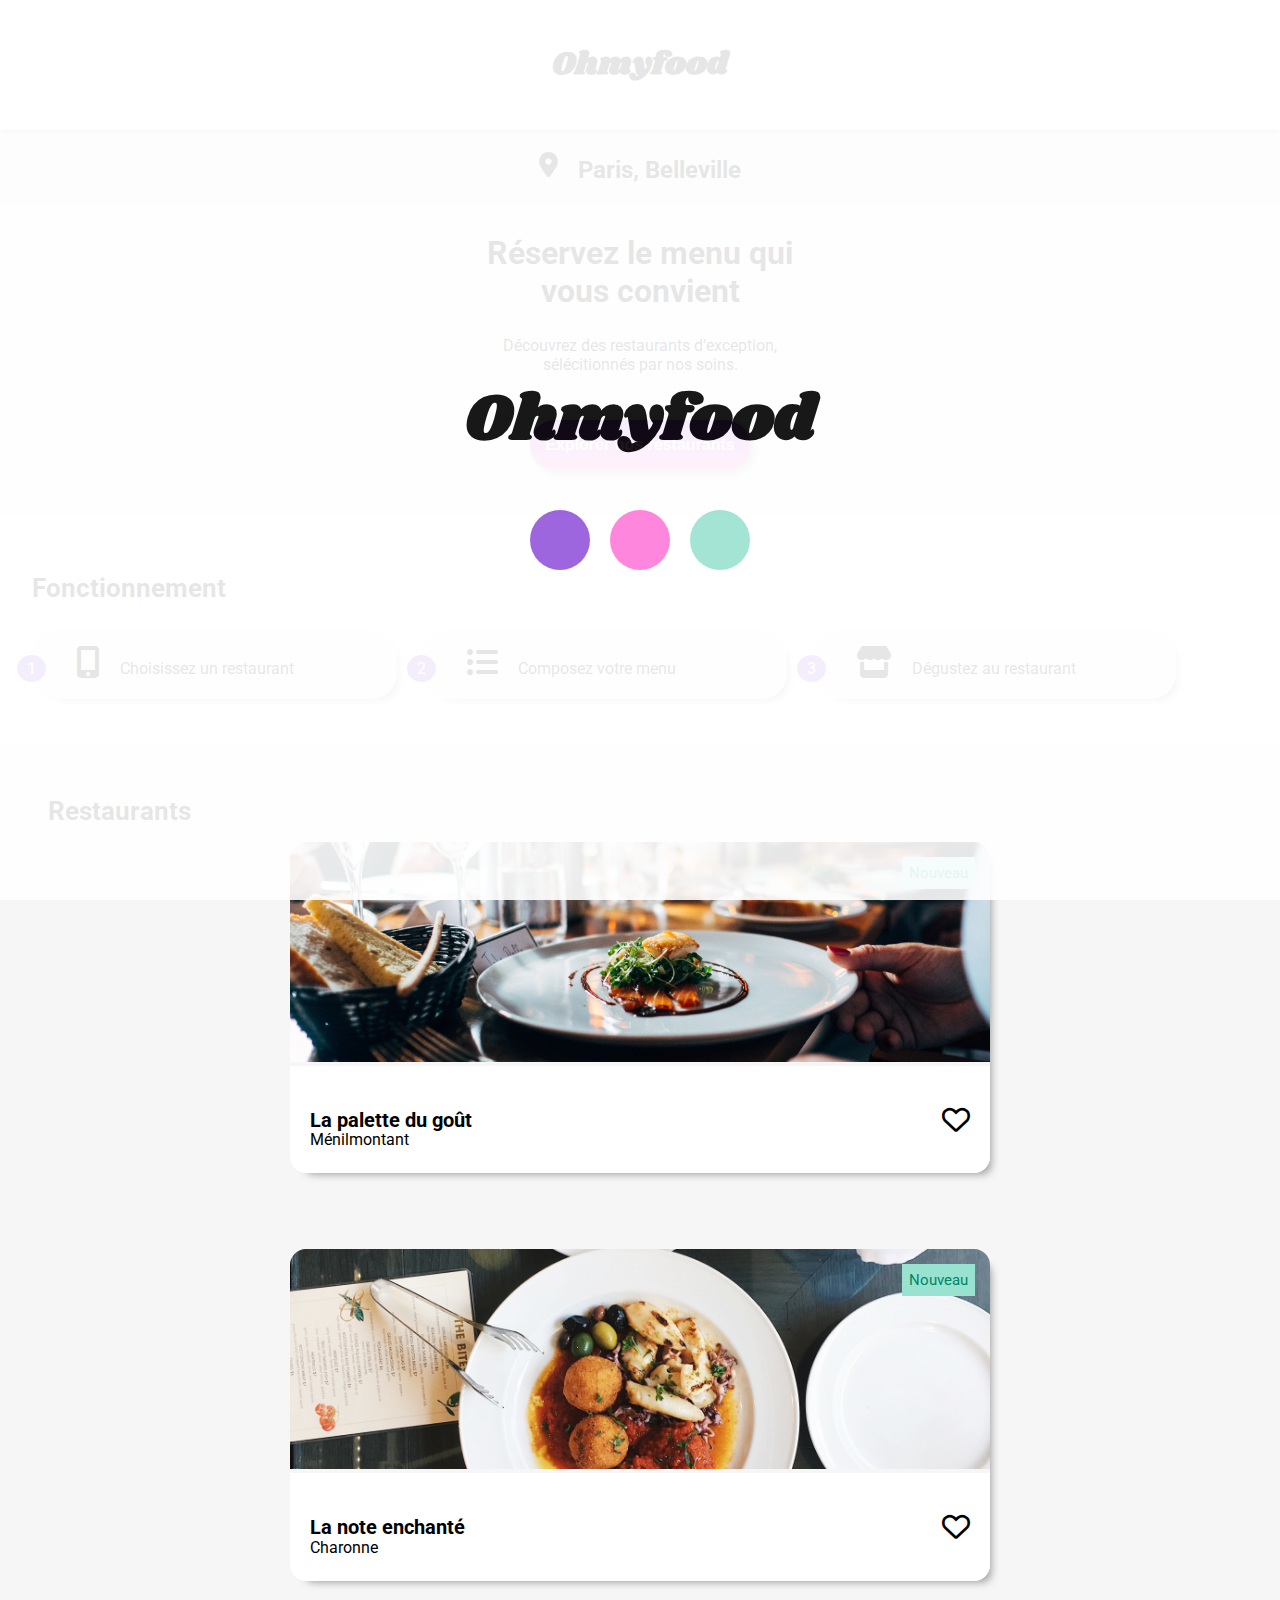
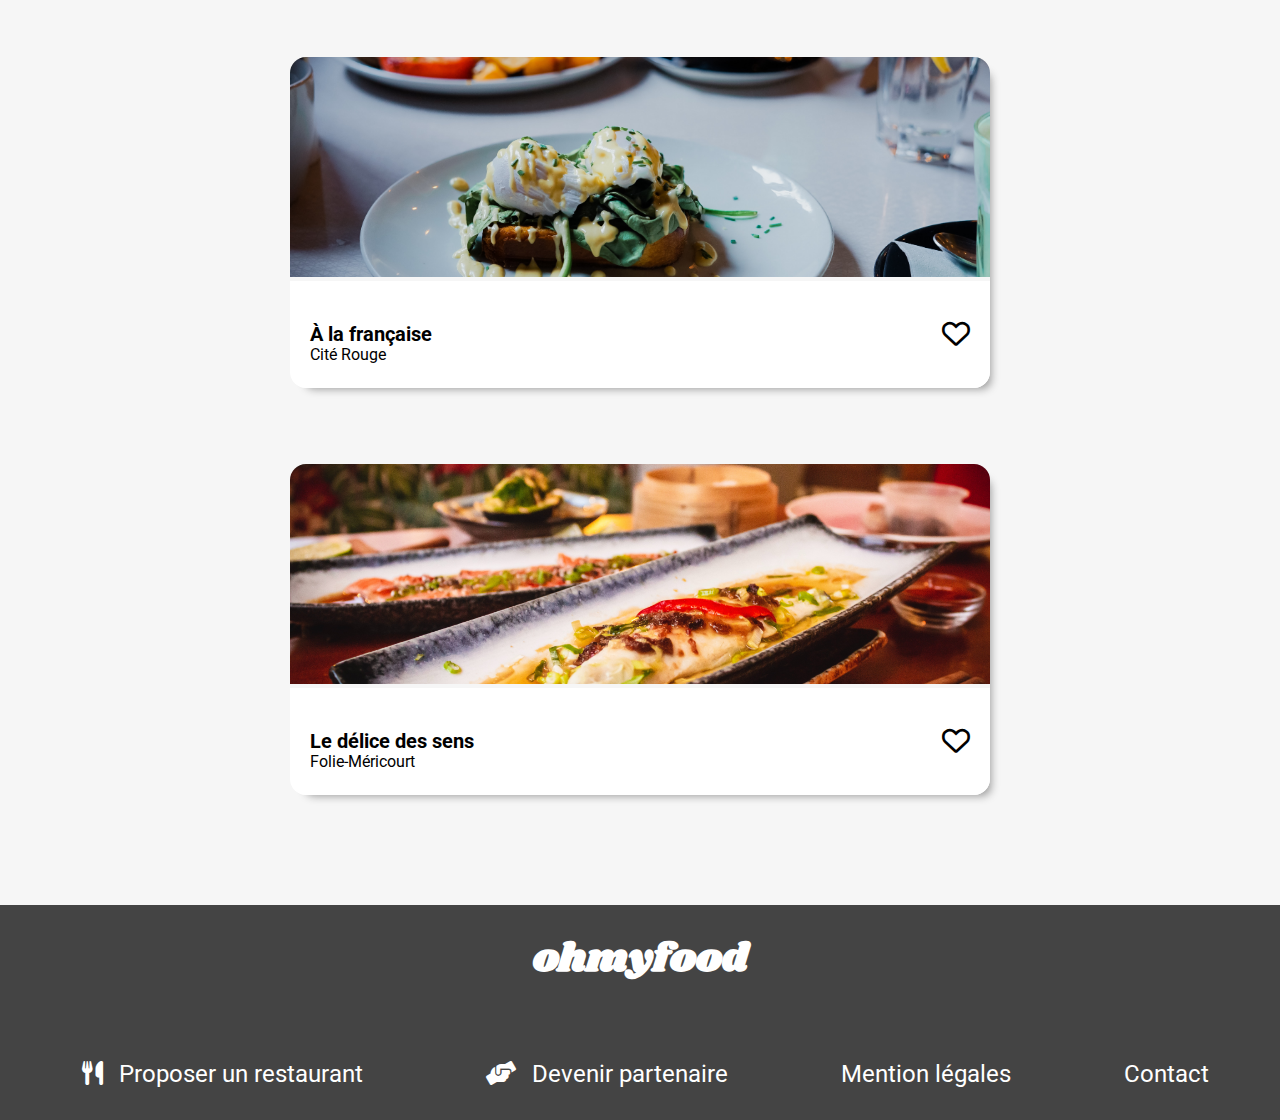
<file: index.html>
<!DOCTYPE html>
<html lang="fr">
  <head>
    <meta charset="UTF-8" />
    <meta http-equiv="X-UA-Compatible" content="IE=edge" />
    <meta name="viewport" content="width=device-width, initial-scale=1.0" />
    <link rel="stylesheet" href="./style.css" />
    <link rel="icon" href="./sass/images/logo/ohmyfood@2x.svg" />
    <link
      rel="stylesheet"
      href="https://cdnjs.cloudflare.com/ajax/libs/font-awesome/6.0.0-beta2/css/all.min.css"
    />
    <title>Oh My Food</title>
  </head>
  <body>
    <div class="loader">
      <div class="loader-logo">
        <h1>Ohmyfood</h1>
        <div class="container-couleur">
          <div class="couleur-primaire"></div>
          <div class="couleur-secondaire"></div>
          <div class="couleur-tertiaire"></div>
        </div>
      </div>
    </div>
    <header class="header">
      <h1>Ohmyfood</h1>
    </header>
    <main>
      <div class="localisation">
        <div class="localisation--icon">
          <i class="fas fa-map-marker-alt"></i>
        </div>
        <h2>Paris, Belleville</h2>
      </div>
      <div class="explorer">
        <h2>Réservez le menu qui <br />vous convient</h2>
        <p>
          Découvrez des restaurants d'exception, <br />sélécitionnés par nos
          soins.
        </p>
        <button type="submit" class="explorer--button">
          <span>Explorer nos restaurants</span>
        </button>
      </div>

      <section class="menu">
        <h3>Fonctionnement</h3>
        <div class="menu-choix">
          <a href="#" class="menu-choix-content">
            <p>1</p>
            <i class="fas fa-mobile-alt"></i>
            <span>Choisissez un restaurant </span>
          </a>
          <a href="#" class="menu-choix-content">
            <p>2</p>
            <i class="fas fa-list-ul"></i>
            <span>Composez votre menu</span>
          </a>
          <a href="#" class="menu-choix-content">
            <p>3</p>
            <i class="fas fa-store"></i>
            <span>Dégustez au restaurant</span>
          </a>
        </div>
      </section>

      <section class="restaurants">
        <h3>Restaurants</h3>
        <div class="restaurants-carte">
          <figure class="restaurants-carte-choix">
            <a href="la-palette-du-gout.html">
              <img
                src="./sass/images/restaurants/jay-wennington-N_Y88TWmGwA-unsplash.jpg"
                alt="image restaurant"
              />
              <span>Nouveau</span>
              <div class="carte-description">
                <h4>La palette du goût</h4>
                <p>Ménilmontant</p>
                <i class="far fa-heart"></i>
              </div>
            </a>
          </figure>

          <figure class="restaurants-carte-choix">
            <a href="./La-note-enchante.html">
              <img
                src="./sass/images/restaurants/stil-u2Lp8tXIcjw-unsplash.jpg"
                alt="image restaurant"
              />
              <span>Nouveau</span>
              <div class="carte-description">
                <h4>La note enchanté</h4>
                <p>Charonne</p>
                <i class="far fa-heart"></i>
              </div>
            </a>
          </figure>

          <figure class="restaurants-carte-choix">
            <a href="./A-la-francaise.html">
              <img
                src="./sass/images/restaurants/toa-heftiba-DQKerTsQwi0-unsplash.jpg"
                alt="image restaurant"
              />
              <div class="carte-description">
                <h4>À la française</h4>
                <p>Cité Rouge</p>
                <i class="far fa-heart"></i>
              </div>
            </a>
          </figure>

          <figure class="restaurants-carte-choix">
            <a href="./Le-delice-des-sens.html">
              <img
                src="./sass/images/restaurants/louis-hansel-shotsoflouis-qNBGVyOCY8Q-unsplash.jpg"
                alt="image restaurant"
              />
              <div class="carte-description">
                <h4>Le délice des sens</h4>
                <p>Folie-Méricourt</p>
                <i class="far fa-heart"></i>
              </div>
            </a>
          </figure>
        </div>
      </section>
    </main>
    <footer class="footer">
      <h4>ohmyfood</h4>
      <div class="footer-contact">
        <div class="footer-contact-info">
          <a href="#"
            ><i class="fas fa-utensils"></i
            ><span> Proposer un restaurant </span></a
          >
        </div>
        <div class="footer-contact-info">
          <a href="#"
            ><i class="fas fa-hands-helping"></i
            ><span> Devenir partenaire </span></a
          >
        </div>
        <div class="footer-contact-info">
          <a href="#"><span> Mention légales </span></a>
        </div>
        <div class="footer-contact-info">
          <a href="mailto:contact@ohmyfood.com"><span>Contact</span></a>
        </div>
      </div>
    </footer>
  </body>
</html>
</file>
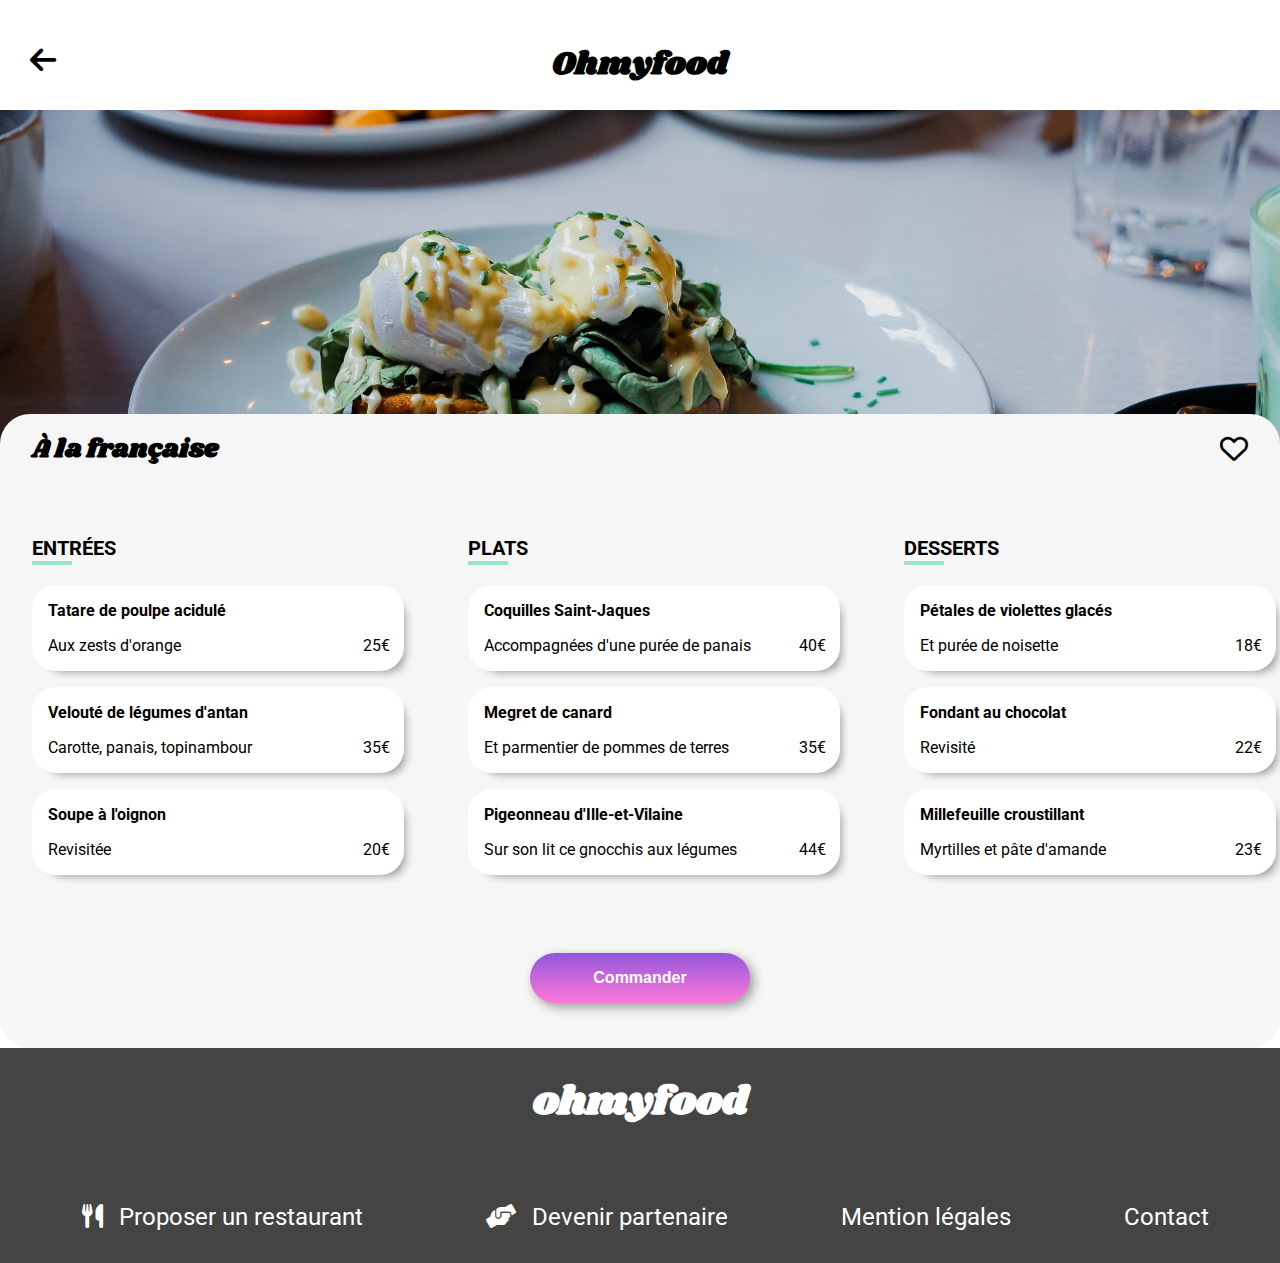
<file: A-la-francaise.html>
<!DOCTYPE html>
<html lang="fr">
  <head>
    <meta charset="UTF-8" />
    <meta http-equiv="X-UA-Compatible" content="IE=edge" />
    <meta name="viewport" content="width=device-width, initial-scale=1.0" />
    <link rel="stylesheet" href="style.css" />
    <link rel="icon" href="./sass/images/logo/ohmyfood@2x.svg" />
    <link
      rel="stylesheet"
      href="https://cdnjs.cloudflare.com/ajax/libs/font-awesome/6.0.0-beta2/css/all.min.css"
    />
    <title>À la française</title>
  </head>
  <body>
    <header class="header" id="header">
      <a href="index.html">
        <i class="fas fa-arrow-left"></i>
      </a>
      <h1>Ohmyfood</h1>
    </header>
    <div class="banner">
      <img
        class="banner-img"
        src="./sass/images/restaurants/toa-heftiba-DQKerTsQwi0-unsplash.jpg"
        alt="image restaurant"
      />
    </div>
    <main class="box">
      <div class="box-titre">
        <h2>À la française</h2>
        <i class="far fa-heart"></i>
      </div>
      <section class="box-menu">
        <div class="menu">
          <h3>Entrées</h3>

          <div class="menu-item">
            <div class="menu-item-description">
              <h4>Tatare de poulpe acidulé</h4>
              <p>Aux zests d'orange</p>
            </div>
            <span class="prix"> 25€</span>
            <div class="check">
              <div class="check-icon">
                <i class="fas fa-check"></i>
              </div>
            </div>
          </div>
          <div class="menu-item">
            <div class="menu-item-description">
              <h4>Velouté de légumes d'antan</h4>
              <p>Carotte, panais, topinambour</p>
            </div>
            <span class="prix"> 35€</span>
            <div class="check">
              <div class="check-icon">
                <i class="fas fa-check"></i>
              </div>
            </div>
          </div>
          <div class="menu-item">
            <div class="menu-item-description">
              <h4>Soupe à l'oignon</h4>
              <p>Revisitée</p>
            </div>
            <span class="prix"> 20€</span>
            <div class="check">
              <div class="check-icon">
                <i class="fas fa-check"></i>
              </div>
            </div>
          </div>
        </div>
        <div class="menu">
          <h3>Plats</h3>

          <div class="menu-item">
            <div class="menu-item-description">
              <h4>Coquilles Saint-Jaques</h4>
              <p>Accompagnées d'une purée de panais</p>
            </div>
            <span class="prix"> 40€</span>
            <div class="check">
              <div class="check-icon">
                <i class="fas fa-check"></i>
              </div>
            </div>
          </div>
          <div class="menu-item">
            <div class="menu-item-description">
              <h4>Megret de canard</h4>
              <p>Et parmentier de pommes de terres</p>
            </div>
            <span class="prix"> 35€</span>
            <div class="check">
              <div class="check-icon">
                <i class="fas fa-check"></i>
              </div>
            </div>
          </div>
          <div class="menu-item">
            <div class="menu-item-description">
              <h4>Pigeonneau d'Ille-et-Vilaine</h4>
              <p>Sur son lit ce gnocchis aux légumes</p>
            </div>
            <span class="prix"> 44€</span>
            <div class="check">
              <div class="check-icon">
                <i class="fas fa-check"></i>
              </div>
            </div>
          </div>
        </div>

        <div class="menu">
          <h3>Desserts</h3>

          <div class="menu-item">
            <div class="menu-item-description">
              <h4>Pétales de violettes glacés</h4>
              <p>Et purée de noisette</p>
            </div>
            <span class="prix"> 18€</span>
            <div class="check">
              <div class="check-icon">
                <i class="fas fa-check"></i>
              </div>
            </div>
          </div>
          <div class="menu-item">
            <div class="menu-item-description">
              <h4>Fondant au chocolat</h4>
              <p>Revisité</p>
            </div>
            <span class="prix"> 22€</span>
            <div class="check">
              <div class="check-icon">
                <i class="fas fa-check"></i>
              </div>
            </div>
          </div>
          <div class="menu-item">
            <div class="menu-item-description">
              <h4>Millefeuille croustillant</h4>
              <p>Myrtilles et pâte d'amande</p>
            </div>
            <span class="prix"> 23€</span>
            <div class="check">
              <div class="check-icon">
                <i class="fas fa-check"></i>
              </div>
            </div>
          </div>
        </div>
      </section>
      <div class="box-command">
        <button type="submit" class="box-button">
          <span>Commander</span>
        </button>
      </div>
    </main>
    <footer class="footer">
      <h4>ohmyfood</h4>
      <div class="footer-contact">
        <div class="footer-contact-info">
          <a href="#"
            ><i class="fas fa-utensils"></i
            ><span> Proposer un restaurant </span></a
          >
        </div>
        <div class="footer-contact-info">
          <a href="#"
            ><i class="fas fa-hands-helping"></i
            ><span> Devenir partenaire </span></a
          >
        </div>
        <div class="footer-contact-info">
          <a href="#"><span> Mention légales </span></a>
        </div>
        <div class="footer-contact-info">
          <a href="mailto:contact@ohmyfood.com"><span>Contact</span></a>
        </div>
      </div>
    </footer>
  </body>
</html>
</file>
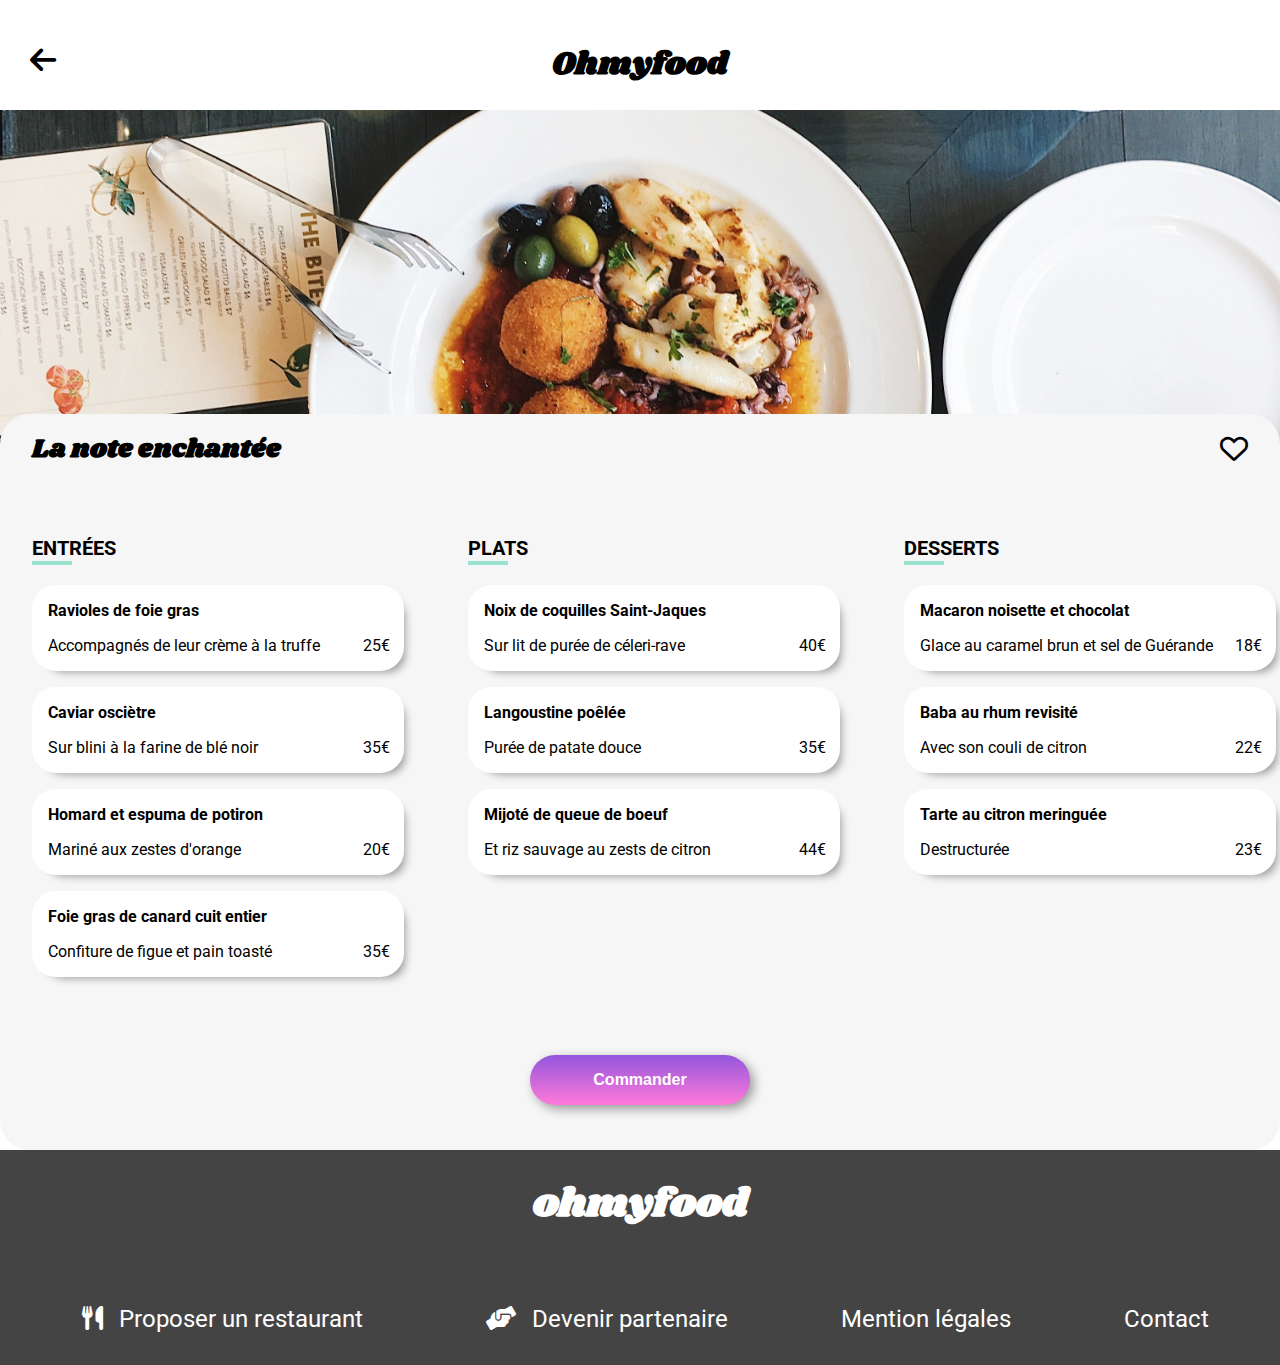
<file: La-note-enchante.html>
<!DOCTYPE html>
<html lang="fr">
  <head>
    <meta charset="UTF-8" />
    <meta http-equiv="X-UA-Compatible" content="IE=edge" />
    <meta name="viewport" content="width=device-width, initial-scale=1.0" />
    <link rel="stylesheet" href="style.css" />
    <link rel="icon" href="./sass/images/logo/ohmyfood@2x.svg" />
    <link
      rel="stylesheet"
      href="https://cdnjs.cloudflare.com/ajax/libs/font-awesome/6.0.0-beta2/css/all.min.css"
    />
    <title>La note enchantée</title>
  </head>
  <body>
    <header class="header" id="header">
      <a href="index.html">
        <i class="fas fa-arrow-left"></i>
      </a>
      <h1>Ohmyfood</h1>
    </header>
    <div class="banner">
      <img
        class="banner-img"
        src="./sass/images/restaurants/stil-u2Lp8tXIcjw-unsplash.jpg"
        alt="image restaurant"
      />
    </div>
    <main class="box">
      <div class="box-titre">
        <h2>La note enchantée</h2>
        <i class="far fa-heart"></i>
      </div>
      <section class="box-menu">
        <div class="menu">
          <h3>Entrées</h3>
          <div class="menu-item">
            <div class="menu-item-description">
              <h4>Ravioles de foie gras</h4>
              <p>Accompagnés de leur crème à la truffe</p>
            </div>
            <span class="prix"> 25€</span>
            <div class="check">
              <div class="check-icon">
                <i class="fas fa-check"></i>
              </div>
            </div>
          </div>
          <div class="menu-item">
            <div class="menu-item-description">
              <h4>Caviar osciètre</h4>
              <p>Sur blini à la farine de blé noir</p>
            </div>
            <span class="prix"> 35€</span>
            <div class="check">
              <div class="check-icon">
                <i class="fas fa-check"></i>
              </div>
            </div>
          </div>
          <div class="menu-item">
            <div class="menu-item-description">
              <h4>Homard et espuma de potiron</h4>
              <p>Mariné aux zestes d'orange</p>
            </div>
            <span class="prix"> 20€</span>
            <div class="check">
              <div class="check-icon">
                <i class="fas fa-check"></i>
              </div>
            </div>
          </div>
          <div class="menu-item">
            <div class="menu-item-description">
              <h4>Foie gras de canard cuit entier</h4>
              <p>Confiture de figue et pain toasté</p>
            </div>
            <span class="prix"> 35€</span>
            <div class="check">
              <div class="check-icon">
                <i class="fas fa-check"></i>
              </div>
            </div>
          </div>
        </div>
        <div class="menu">
          <h3>Plats</h3>
          <div class="menu-item">
            <div class="menu-item-description">
              <h4>Noix de coquilles Saint-Jaques</h4>
              <p>Sur lit de purée de céleri-rave</p>
            </div>
            <span class="prix"> 40€</span>
            <div class="check">
              <div class="check-icon">
                <i class="fas fa-check"></i>
              </div>
            </div>
          </div>
          <div class="menu-item">
            <div class="menu-item-description">
              <h4>Langoustine poêlée</h4>
              <p>Purée de patate douce</p>
            </div>
            <span class="prix"> 35€</span>
            <div class="check">
              <div class="check-icon">
                <i class="fas fa-check"></i>
              </div>
            </div>
          </div>
          <div class="menu-item">
            <div class="menu-item-description">
              <h4>Mijoté de queue de boeuf</h4>
              <p>Et riz sauvage au zests de citron</p>
            </div>
            <span class="prix"> 44€</span>
            <div class="check">
              <div class="check-icon">
                <i class="fas fa-check"></i>
              </div>
            </div>
          </div>
        </div>
        <div class="menu">
          <h3>Desserts</h3>
          <div class="menu-item">
            <div class="menu-item-description">
              <h4>Macaron noisette et chocolat</h4>
              <p>Glace au caramel brun et sel de Guérande</p>
            </div>
            <span class="prix"> 18€</span>
            <div class="check">
              <div class="check-icon">
                <i class="fas fa-check"></i>
              </div>
            </div>
          </div>
          <div class="menu-item">
            <div class="menu-item-description">
              <h4>Baba au rhum revisité</h4>
              <p>Avec son couli de citron</p>
            </div>
            <span class="prix"> 22€</span>
            <div class="check">
              <div class="check-icon">
                <i class="fas fa-check"></i>
              </div>
            </div>
          </div>
          <div class="menu-item">
            <div class="menu-item-description">
              <h4>Tarte au citron meringuée</h4>
              <p>Destructurée</p>
            </div>
            <span class="prix"> 23€</span>
            <div class="check">
              <div class="check-icon">
                <i class="fas fa-check"></i>
              </div>
            </div>
          </div>
        </div>
      </section>
      <div class="box-command">
        <button type="submit" class="box-button">
          <span>Commander</span>
        </button>
      </div>
    </main>
    <footer class="footer">
      <h4>ohmyfood</h4>
      <div class="footer-contact">
        <div class="footer-contact-info">
          <a href="#"><i class="fas fa-utensils"></i><span> Proposer un restaurant </span></a>
        </div>
        <div class="footer-contact-info">
          <a href="#"><i class="fas fa-hands-helping"></i><span> Devenir partenaire </span></a>
        </div>
        <div class="footer-contact-info">
          <a href="#"><span> Mention légales </span></a>
        </div>
        <div class="footer-contact-info">
          <a href="mailto:contact@ohmyfood.com"><span>Contact</span></a>
        </div>
      </div>
    </footer>
  </body>
</html>
</file>
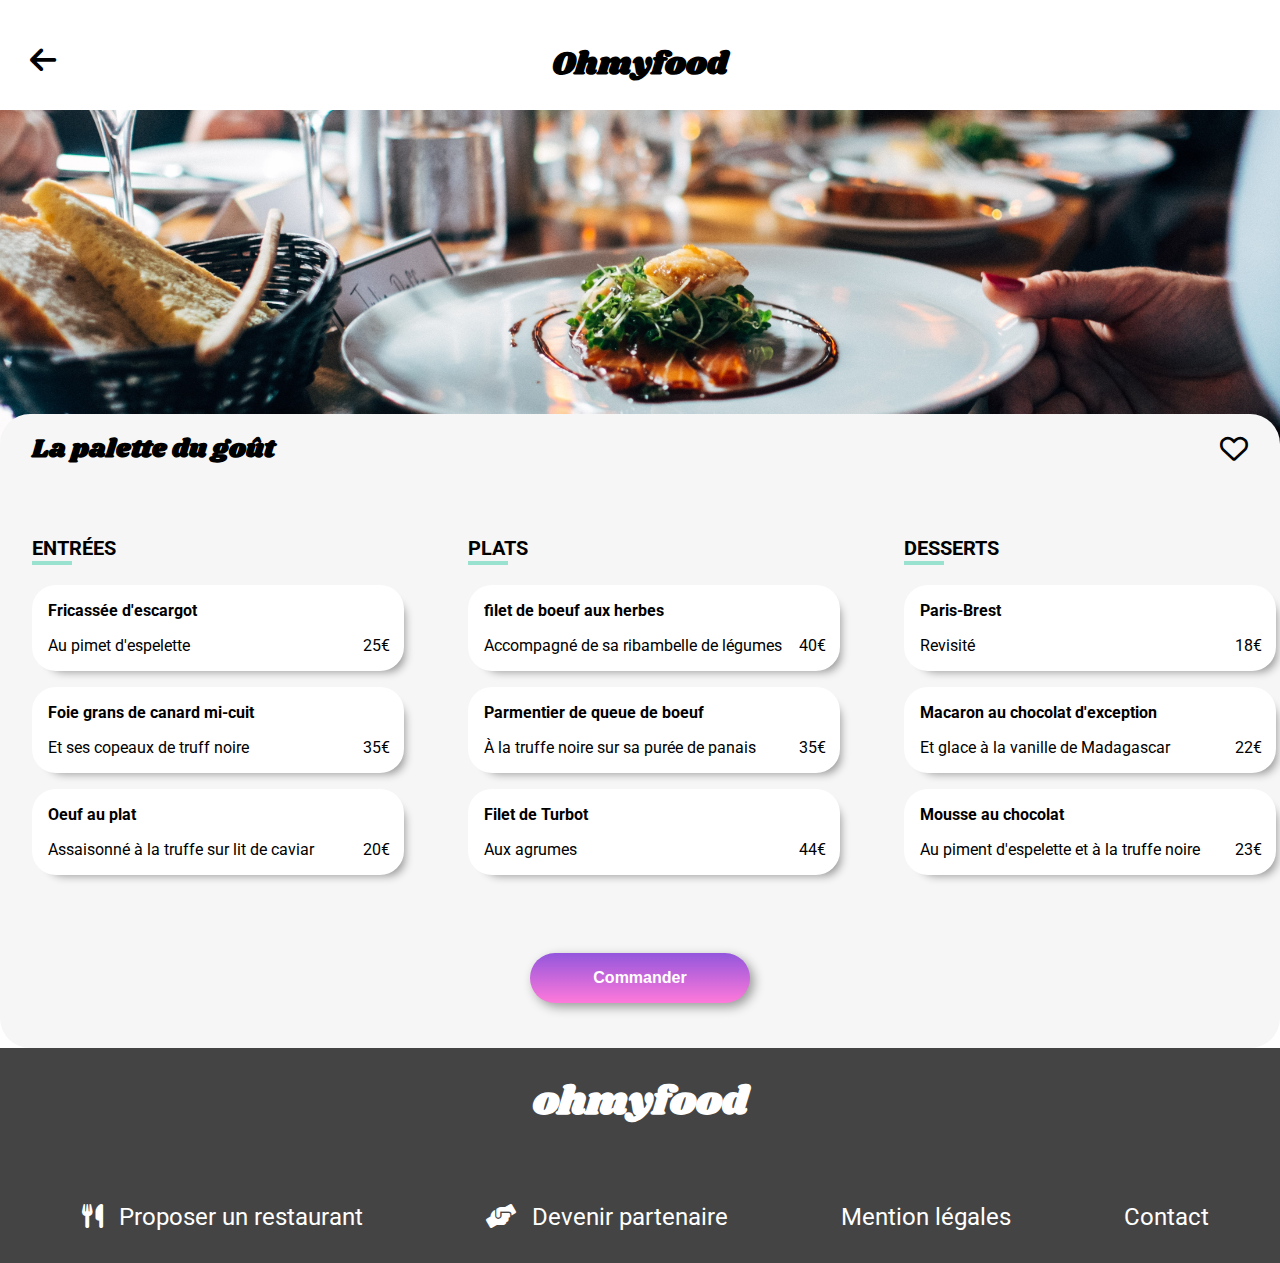
<file: la-palette-du-gout.html>
<!DOCTYPE html>
<html lang="fr">
  <head>
    <meta charset="UTF-8" />
    <meta http-equiv="X-UA-Compatible" content="IE=edge" />
    <meta name="viewport" content="width=device-width, initial-scale=1.0" />
    <link rel="stylesheet" href="style.css" />
    <link rel="icon" href="./sass/images/logo/ohmyfood@2x.svg" />
    <link
      rel="stylesheet"
      href="https://cdnjs.cloudflare.com/ajax/libs/font-awesome/6.0.0-beta2/css/all.min.css"
    />
    <title>La palette du goût</title>
  </head>
  <body>
    <header class="header" id="header">
      <a href="index.html">
        <i class="fas fa-arrow-left"></i>
      </a>
      <h1>Ohmyfood</h1>
    </header>
    <div class="banner">
      <img
        class="banner-img"
        src="./sass/images/restaurants/jay-wennington-N_Y88TWmGwA-unsplash.jpg"
        alt="image restaurant"
      />
    </div>
    <main class="box">
      <div class="box-titre">
        <h2>La palette du goût</h2>
        <i class="far fa-heart"></i>
      </div>
      <section class="box-menu">
        <div class="menu">
          <h3>Entrées</h3>
          <div class="menu-item">
            <div class="menu-item-description">
              <h4>Fricassée d'escargot</h4>
              <p>Au pimet d'espelette</p>
            </div>
            <span class="prix"> 25€</span>
            <div class="check">
              <div class="check-icon">
                <i class="fas fa-check"></i>
              </div>
            </div>
          </div>
          <div class="menu-item">
            <div class="menu-item-description">
              <h4>Foie grans de canard mi-cuit</h4>
              <p>Et ses copeaux de truff noire</p>
            </div>
            <span class="prix"> 35€</span>
            <div class="check">
              <div class="check-icon">
                <i class="fas fa-check"></i>
              </div>
            </div>
          </div>
          <div class="menu-item">
            <div class="menu-item-description">
              <h4>Oeuf au plat</h4>
              <p>Assaisonné à la truffe sur lit de caviar</p>
            </div>
            <span class="prix"> 20€</span>
            <div class="check">
              <div class="check-icon">
                <i class="fas fa-check"></i>
              </div>
            </div>
          </div>
        </div>
        <div class="menu">
          <h3>Plats</h3>
          <div class="menu-item">
            <div class="menu-item-description">
              <h4>filet de boeuf aux herbes</h4>
              <p>Accompagné de sa ribambelle de légumes</p>
            </div>
            <span class="prix"> 40€</span>
            <div class="check">
              <div class="check-icon">
                <i class="fas fa-check"></i>
              </div>
            </div>
          </div>
          <div class="menu-item">
            <div class="menu-item-description">
              <h4>Parmentier de queue de boeuf</h4>
              <p>À la truffe noire sur sa purée de panais</p>
            </div>
            <span class="prix"> 35€</span>
            <div class="check">
              <div class="check-icon">
                <i class="fas fa-check"></i>
              </div>
            </div>
          </div>
          <div class="menu-item">
            <div class="menu-item-description">
              <h4>Filet de Turbot</h4>
              <p>Aux agrumes</p>
            </div>
            <span class="prix"> 44€</span>
            <div class="check">
              <div class="check-icon">
                <i class="fas fa-check"></i>
              </div>
            </div>
          </div>
        </div>
        <div class="menu">
          <h3>Desserts</h3>
          <div class="menu-item">
            <div class="menu-item-description">
              <h4>Paris-Brest</h4>
              <p>Revisité</p>
            </div>
            <span class="prix"> 18€</span>
            <div class="check">
              <div class="check-icon">
                <i class="fas fa-check"></i>
              </div>
            </div>
          </div>
          <div class="menu-item">
            <div class="menu-item-description">
              <h4>Macaron au chocolat d'exception</h4>
              <p>Et glace à la vanille de Madagascar</p>
            </div>
            <span class="prix"> 22€</span>
            <div class="check">
              <div class="check-icon">
                <i class="fas fa-check"></i>
              </div>
            </div>
          </div>
          <div class="menu-item">
            <div class="menu-item-description">
              <h4>Mousse au chocolat</h4>
              <p>Au piment d'espelette et à la truffe noire</p>
            </div>
            <span class="prix"> 23€</span>
            <div class="check">
              <div class="check-icon">
                <i class="fas fa-check"></i>
              </div>
            </div>
          </div>
        </div>
      </section>
      <div class="box-command">
        <button type="submit" class="box-button">
          <span>Commander</span>
        </button>
      </div>
    </main>
    <footer class="footer">
      <h4>ohmyfood</h4>
      <div class="footer-contact">
        <div class="footer-contact-info">
          <a href="#"
            ><i class="fas fa-utensils"></i
            ><span> Proposer un restaurant </span></a
          >
        </div>
        <div class="footer-contact-info">
          <a href="#"
            ><i class="fas fa-hands-helping"></i
            ><span> Devenir partenaire </span></a
          >
        </div>
        <div class="footer-contact-info">
          <a href="#"><span> Mention légales </span></a>
        </div>
        <div class="footer-contact-info">
          <a href="mailto:contact@ohmyfood.com"><span>Contact</span></a>
        </div>
      </div>
    </footer>
  </body>
</html>
</file>
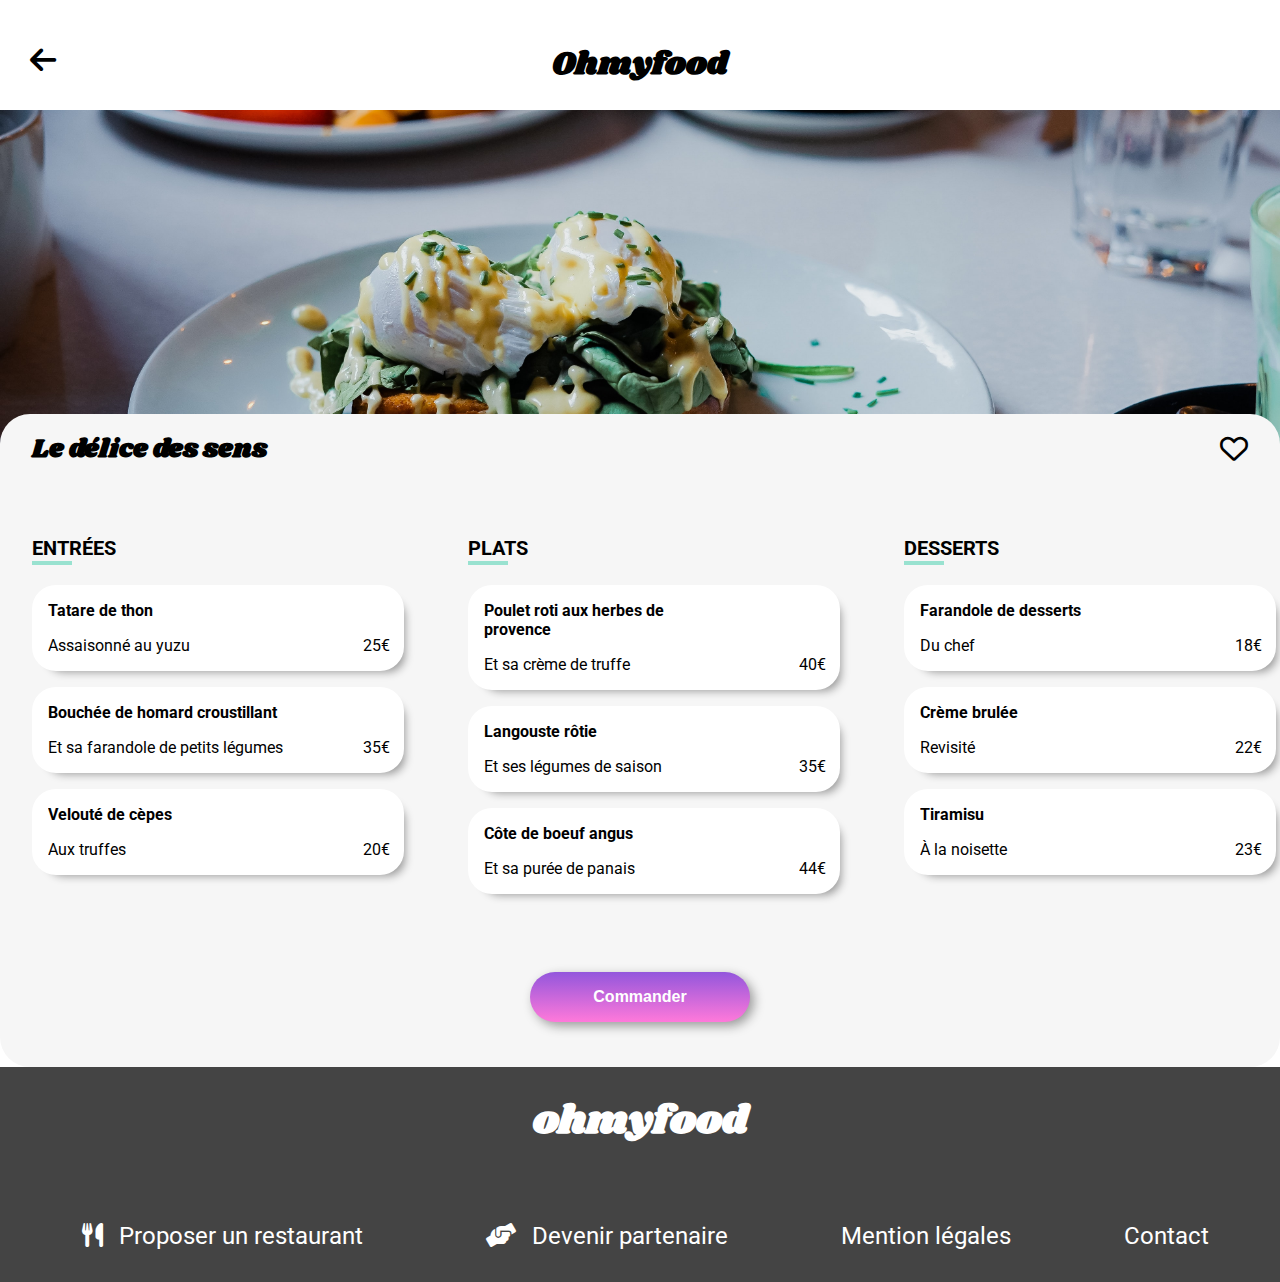
<file: Le-delice-des-sens.html>
<!DOCTYPE html>
<html lang="fr">
  <head>
    <meta charset="UTF-8" />
    <meta http-equiv="X-UA-Compatible" content="IE=edge" />
    <meta name="viewport" content="width=device-width, initial-scale=1.0" />
    <link rel="stylesheet" href="style.css" />
    <link rel="icon" href="./sass/images/logo/ohmyfood@2x.svg" />
    <link
      rel="stylesheet"
      href="https://cdnjs.cloudflare.com/ajax/libs/font-awesome/6.0.0-beta2/css/all.min.css"
    />
    <title>Le délice des sens</title>
  </head>
  <body>
    <header class="header" id="header">
      <a href="index.html">
        <i class="fas fa-arrow-left"></i>
      </a>
      <h1>Ohmyfood</h1>
    </header>
    <div class="banner">
      <img
        class="banner-img"
        src="./sass/images/restaurants/toa-heftiba-DQKerTsQwi0-unsplash.jpg"
        alt="image restaurant"
      />
    </div>
    <main class="box">
      <div class="box-titre">
        <h2>Le délice des sens</h2>
        <i class="far fa-heart"></i>
      </div>
      <section class="box-menu">
        <div class="menu">
          <h3>Entrées</h3>
          <div class="menu-item">
            <div class="menu-item-description">
              <h4>Tatare de thon</h4>
              <p>Assaisonné au yuzu</p>
            </div>
            <span class="prix"> 25€</span>
            <div class="check">
              <div class="check-icon">
                <i class="fas fa-check"></i>
              </div>
            </div>
          </div>
          <div class="menu-item">
            <div class="menu-item-description">
              <h4>Bouchée de homard croustillant</h4>
              <p>Et sa farandole de petits légumes</p>
            </div>
            <span class="prix"> 35€</span>
            <div class="check">
              <div class="check-icon">
                <i class="fas fa-check"></i>
              </div>
            </div>
          </div>
          <div class="menu-item">
            <div class="menu-item-description">
              <h4>Velouté de cèpes</h4>
              <p>Aux truffes</p>
            </div>
            <span class="prix"> 20€</span>
            <div class="check">
              <div class="check-icon">
                <i class="fas fa-check"></i>
              </div>
            </div>
          </div>
        </div>
        <div class="menu">
          <h3>Plats</h3>
          <div class="menu-item">
            <div class="menu-item-description">
              <h4>Poulet roti aux herbes de <br />provence</h4>
              <p>Et sa crème de truffe</p>
            </div>
            <span class="prix"> 40€</span>
            <div class="check">
              <div class="check-icon">
                <i class="fas fa-check"></i>
              </div>
            </div>
          </div>
          <div class="menu-item">
            <div class="menu-item-description">
              <h4>Langouste rôtie</h4>
              <p>Et ses légumes de saison</p>
            </div>
            <span class="prix"> 35€</span>
            <div class="check">
              <div class="check-icon">
                <i class="fas fa-check"></i>
              </div>
            </div>
          </div>
          <div class="menu-item">
            <div class="menu-item-description">
              <h4>Côte de boeuf angus</h4>
              <p>Et sa purée de panais</p>
            </div>
            <span class="prix"> 44€</span>
            <div class="check">
              <div class="check-icon">
                <i class="fas fa-check"></i>
              </div>
            </div>
          </div>
        </div>
        <div class="menu">
          <h3>Desserts</h3>
          <div class="menu-item">
            <div class="menu-item-description">
              <h4>Farandole de desserts</h4>
              <p>Du chef</p>
            </div>
            <span class="prix"> 18€</span>
            <div class="check">
              <div class="check-icon">
                <i class="fas fa-check"></i>
              </div>
            </div>
          </div>
          <div class="menu-item">
            <div class="menu-item-description">
              <h4>Crème brulée</h4>
              <p>Revisité</p>
            </div>
            <span class="prix"> 22€</span>
            <div class="check">
              <div class="check-icon">
                <i class="fas fa-check"></i>
              </div>
            </div>
          </div>
          <div class="menu-item">
            <div class="menu-item-description">
              <h4>Tiramisu</h4>
              <p>À la noisette</p>
            </div>
            <span class="prix"> 23€</span>
            <div class="check">
              <div class="check-icon">
                <i class="fas fa-check"></i>
              </div>
            </div>
          </div>
        </div>
      </section>
      <div class="box-command">
        <button type="submit" class="box-button">
          <span>Commander</span>
        </button>
      </div>
    </main>
    <footer class="footer">
      <h4>ohmyfood</h4>
      <div class="footer-contact">
        <div class="footer-contact-info">
          <a href="#"
            ><i class="fas fa-utensils"></i
            ><span> Proposer un restaurant </span></a
          >
        </div>
        <div class="footer-contact-info">
          <a href="#"
            ><i class="fas fa-hands-helping"></i
            ><span> Devenir partenaire </span></a
          >
        </div>
        <div class="footer-contact-info">
          <a href="#"><span> Mention légales </span></a>
        </div>
        <div class="footer-contact-info">
          <a href="mailto:contact@ohmyfood.com"><span>Contact</span></a>
        </div>
      </div>
    </footer>
  </body>
</html>
</file>
<file: style.css>
@import url("https://fonts.googleapis.com/css2?family=Shrikhand&display=swap");
@import url("https://fonts.googleapis.com/css2?family=Roboto:ital,wght@0,300;0,400;1,300&display=swap");
@import url("https://fonts.googleapis.com/css2?family=Shrikhand&display=swap");
@import url("https://fonts.googleapis.com/css2?family=Shrikhand&display=swap");
.header {
  text-align: center;
  box-shadow: 0 0 0.5rem 1px gray;
  margin: 0;
  padding: 20px 0;
}

main {
  font-family: "Roboto";
}

body {
  margin: 0;
  padding: 0;
}

a {
  text-decoration: none;
  color: black;
}

.footer {
  font-family: "Roboto";
}
.footer h4 {
  font-family: "Shrikhand";
}

header h1 {
  font-family: "Shrikhand";
  position: relative;
}

.localisation {
  display: flex;
  justify-content: center;
  background: #eaeaea;
  margin-top: 6px;
}
.localisation .localisation--icon {
  font-size: 25px;
  padding: 15px 20px 0 0;
}

.explorer {
  text-align: center;
  background: #f6f6f6;
}
.explorer h2 {
  font-size: 2rem;
  margin-top: 0;
  padding-top: 30px;
}
.explorer p {
  font: 1rem;
}

.explorer--button {
  background-image: linear-gradient(to top, #ff79da, #9356dc);
  width: 220px;
  height: 50px;
  color: white;
  border: none;
  font-size: 1rem;
  border-radius: 25px;
  font-weight: bolder;
  margin: 30px 0 45px 0;
  box-shadow: 4px 4px 11px 0 #9a9a9a;
  transition: 0.2s ease-in-out;
  cursor: pointer;
}

#header {
  display: flex;
  justify-content: center;
  padding-bottom: 0;
}
#header i {
  font-size: 30px;
  position: absolute;
  left: 30px;
  padding-top: 25px;
}

.banner-img {
  width: 100%;
  height: 350px;
  object-fit: cover;
}

.menu {
  margin: 1rem;
  padding: 1rem;
}
.menu h3 {
  font-size: 26px;
  font-weight: bold;
}
.menu .menu-choix {
  display: flex;
  flex-direction: column;
}
@media (min-width: 800px) {
  .menu .menu-choix {
    flex-direction: row;
    flex-wrap: wrap;
  }
}
.menu .menu-choix-content {
  background: #f6f6f6;
  display: flex;
  align-items: baseline;
  min-width: 300px;
  width: 100%;
  height: 70px;
  margin-bottom: 15px;
  margin-right: 25px;
  border-radius: 25px;
  font-size: 1rem;
  text-decoration: none;
  color: black;
  padding-top: 10px;
  white-space: nowrap;
  box-sizing: border-box;
  transition: 0.2s ease-in-out;
  max-width: 100%;
  box-shadow: 8px 8px 8px -7px #9a9a9a;
}
@media (min-width: 800px) {
  .menu .menu-choix-content {
    width: 30%;
  }
}
.menu .menu-choix-content p {
  margin-right: 30px;
  margin-left: -15px;
  background: #9356dc;
  border-radius: 50%;
  padding: 4px 10px;
  color: white;
}
.menu .menu-choix-content i {
  font-size: 2rem;
  margin-right: 20px;
}

.explorer--button:hover {
  transform: scale(1.1);
  opacity: 0.95;
  box-shadow: 8px 8px 8px -7px #444444;
}

.menu-choix-content:hover {
  transform: scale(1.05);
  color: #9356dc;
  opacity: 0.95;
}

.restaurants-carte-choix:hover {
  transform: scale(1.05);
  opacity: 0.95;
}

.box-button:hover {
  transform: scale(1.1);
  opacity: 0.95;
  box-shadow: 8px 8px 8px -7px #444444;
}

.restaurants {
  background: #f6f6f6;
  padding: 50px 0;
  display: flex;
  flex-wrap: wrap;
}
.restaurants h3 {
  font-size: 26px;
  font-weight: bold;
  margin: 0 3rem;
}
.restaurants .restaurants-carte {
  display: flex;
  flex-wrap: wrap;
  justify-content: space-around;
}
.restaurants .restaurants-carte .restaurants-carte-choix {
  width: 700px;
  position: relative;
  margin-bottom: 60px;
  border-radius: 1rem;
  transition: 0.3s ease-in-out;
  box-shadow: 8px 8px 8px -7px #9a9a9a;
}
@media (max-width: 800px) {
  .restaurants .restaurants-carte .restaurants-carte-choix {
    width: 90%;
  }
}
.restaurants .restaurants-carte .restaurants-carte-choix img {
  width: 100%;
  height: 220px;
  object-fit: cover;
  background-size: cover;
  border-radius: 1rem 1rem 0 0;
}
.restaurants .restaurants-carte .restaurants-carte-choix span {
  display: block;
  position: absolute;
  right: 15px;
  top: 15px;
  justify-content: initial;
  background: #99e2d0;
  color: #008766;
  padding: 7px;
  font-size: 15px;
}
.restaurants .restaurants-carte .restaurants-carte-choix a {
  cursor: pointer;
}
.restaurants .restaurants-carte .restaurants-carte-choix .carte-description {
  background: white;
  display: flex;
  justify-content: space-between;
  align-items: center;
  padding: 15px 20px;
  border-radius: 0 0 1rem 1rem;
}
.restaurants .restaurants-carte .restaurants-carte-choix .carte-description h4 {
  font-size: 20px;
}
.restaurants .restaurants-carte .restaurants-carte-choix .carte-description p {
  position: absolute;
  padding-top: 40px;
}
.restaurants .restaurants-carte .restaurants-carte-choix .carte-description i {
  font-size: 28px;
  transition: 0.4s ease-in-out;
}
.restaurants
  .restaurants-carte
  .restaurants-carte-choix
  .carte-description
  i:hover {
  background-image: linear-gradient(to left, #9356dc, #ff79da);
  background-clip: border-box;
  background: -webkit-linear-gradient(to left, #9356dc, #ff79da);
  -webkit-background-clip: text;
  -webkit-text-fill-color: transparent;
  font-weight: bold;
}

.footer {
  background: #444444;
  padding: 15px;
}
.footer h4 {
  color: white;
  font-size: 2.5rem;
  margin-top: 10px;
}
@media (min-width: 800px) {
  .footer h4 {
    text-align: center;
  }
}
.footer .footer-contact {
  align-items: baseline;
}
@media (min-width: 800px) {
  .footer .footer-contact {
    display: flex;
    justify-content: space-around;
  }
}
.footer a {
  color: white;
}
.footer .footer-contact-info {
  font-size: 1.5rem;
  padding: 10px;
}
.footer .footer-contact-info i {
  padding: 10px;
}

@keyframes up {
  from {
    transform: translateY(25px);
    opacity: 0;
  }
  to {
    transform: translateY(0);
    opacity: 1;
  }
}
.box {
  background-color: #f6f6f6;
  border-radius: 30px;
  max-width: 1380px;
  z-index: 1;
  position: relative;
  margin: -50px auto 0 auto;
}
.box .box-titre {
  display: flex;
  align-items: center;
  justify-content: space-between;
  padding: 1rem 2rem;
}
.box .box-titre h2 {
  margin: 0;
  font-family: "Shrikhand";
  font-size: 26px;
}
.box .box-titre i {
  font-size: 28px;
  transition: 0.3s ease-in-out;
}
.box .box-titre i:hover {
  background-image: linear-gradient(to left, #9356dc, #ff79da);
  background-clip: border-box;
  background: -webkit-linear-gradient(to left, #9356dc, #ff79da);
  -webkit-background-clip: text;
  -webkit-text-fill-color: transparent;
  font-weight: bold;
}
@media (min-width: 1250px) {
  .box .box-menu {
    max-width: 100%;
    display: flex;
    overflow: hidden;
  }
}
.box .box-menu h3 {
  text-transform: uppercase;
  position: relative;
  font-size: 20px;
  padding-bottom: 5px;
}
.box .box-menu h3:after {
  width: 2.5rem;
  background: #99e2d0;
  position: absolute;
  height: 4px;
  left: 0;
  bottom: 0;
  content: "";
}
.box .box-menu .menu-item {
  background: white;
  border-radius: 1.5rem;
  display: flex;
  flex-wrap: wrap;
  padding: 1rem;
  margin: 1rem 0;
  overflow: hidden;
  text-overflow: ellipsis;
  cursor: pointer;
  animation: up 2s forwards;
  animation-fill-mode: both;
  box-shadow: 8px 8px 8px -7px #9a9a9a;
}
.box .box-menu .menu-item:nth-child(1) {
  animation-delay: 0.5s;
}
.box .box-menu .menu-item:nth-child(2) {
  animation-delay: 1s;
}
.box .box-menu .menu-item:nth-child(3) {
  animation-delay: 1.5s;
}
.box .box-menu .menu-item:nth-child(4) {
  animation-delay: 2s;
}
.box .box-menu .menu-item:nth-child(5) {
  animation-delay: 2.5s;
}
@media (min-width: 1250px) {
  .box .box-menu .menu-item {
    width: 340px;
  }
}
.box .box-menu .menu-item .menu-item-description {
  display: flex;
  flex-direction: column;
  white-space: nowrap;
  flex: 1;
  overflow: hidden;
  text-overflow: ellipsis;
}
.box .box-menu .menu-item .menu-item-description h4 {
  margin: 0;
  overflow: hidden;
  text-overflow: ellipsis;
}
.box .box-menu .menu-item .menu-item-description p {
  margin-bottom: 0;
  overflow: hidden;
  text-overflow: ellipsis;
}
.box .box-menu .menu-item .prix {
  display: flex;
  align-items: flex-end;
  text-transform: uppercase;
  margin-right: 30px;
  overflow: hidden;
  transition: 0.5s;
}
.box .box-menu .menu-item .check {
  background: #99e2d0;
  width: 4rem;
  display: flex;
  text-align: center;
  align-items: center;
  justify-content: center;
  margin: -1rem -5rem -1rem -1rem;
  transition: 0.5s;
}
.box .box-menu .menu-item:hover .check {
  transform: translateX(-62px);
}
.box .box-menu .menu-item:hover .prix {
  transform: translateX(-62px);
  margin-left: 65px;
}
.box .box-menu .menu-item:hover .check-icon {
  transform: rotate(360deg);
}
.box .box-menu .check-icon {
  color: #99e2d0;
  background: white;
  border-radius: 100px;
  font-size: 18px;
  padding: 1px 3px;
  transition: 0.5s;
  overflow: hidden;
}
.box .box-command {
  display: flex;
  justify-content: center;
}
.box .box-command .box-button {
  background-image: linear-gradient(to top, #ff79da, #9356dc);
  width: 220px;
  height: 50px;
  color: white;
  border: none;
  font-size: 1rem;
  border-radius: 25px;
  font-weight: bolder;
  margin: 30px 0 45px 0;
  box-shadow: 4px 4px 11px 0 #9a9a9a;
  transition: 0.2s ease-in-out;
  cursor: pointer;
}

.loader {
  position: fixed;
  top: 0;
  left: 0;
  width: 100%;
  height: 100%;
  z-index: 3;
  background: white;
  opacity: 0.9;
  animation: loader-disparer 0.5s forwards;
  animation-delay: 5s;
  transform-origin: top;
  display: flex;
  justify-content: center;
  flex-direction: column;
}

@keyframes loader-disparer {
  from {
    transform: scale(1);
  }
  to {
    transform: scale(0);
  }
}
.loader-logo {
  position: absolute;
  font-family: "Shrikhand", sans-serif;
  font-size: 25px;
  align-items: center;
  display: flex;
  justify-content: center;
  flex-direction: column;
  width: 100%;
}
@media (min-width: 800px) {
  .loader-logo {
    font-size: 2rem;
  }
}
.loader-logo h1 {
  text-align: center;
}

@keyframes move {
  0% {
    transform: translateY(0);
  }
  25% {
    transform: translateY(5rem);
  }
  50% {
    transform: translateY(0);
  }
  75% {
    transform: translateY(5rem);
  }
  100% {
    transform: translateY(0rem);
  }
}
.container-couleur {
  display: flex;
}

.couleur-primaire {
  background: #9356dc;
  height: 40px;
  width: 40px;
  border-radius: 50%;
  animation: move 2s forwards ease-in-out;
  animation-delay: -1.25s;
  animation-iteration-count: 2;
  margin: 0 10px;
}
@media (min-width: 800px) {
  .couleur-primaire {
    height: 60px;
    width: 60px;
  }
}

.couleur-secondaire {
  background: #ff79da;
  height: 40px;
  width: 40px;
  border-radius: 50%;
  animation: move 2s forwards ease-in-out;
  animation-delay: -0.5s;
  animation-iteration-count: 2;
  margin: 0 10px;
}
@media (min-width: 800px) {
  .couleur-secondaire {
    height: 60px;
    width: 60px;
  }
}

.couleur-tertiaire {
  background: #99e2d0;
  height: 40px;
  width: 40px;
  border-radius: 50%;
  animation: move 2s forwards ease-in-out;
  animation-iteration-count: 2;
  margin: 0 10px;
}
@media (min-width: 800px) {
  .couleur-tertiaire {
    height: 60px;
    width: 60px;
  }
}

/*# sourceMappingURL=style.css.map */
</file>
